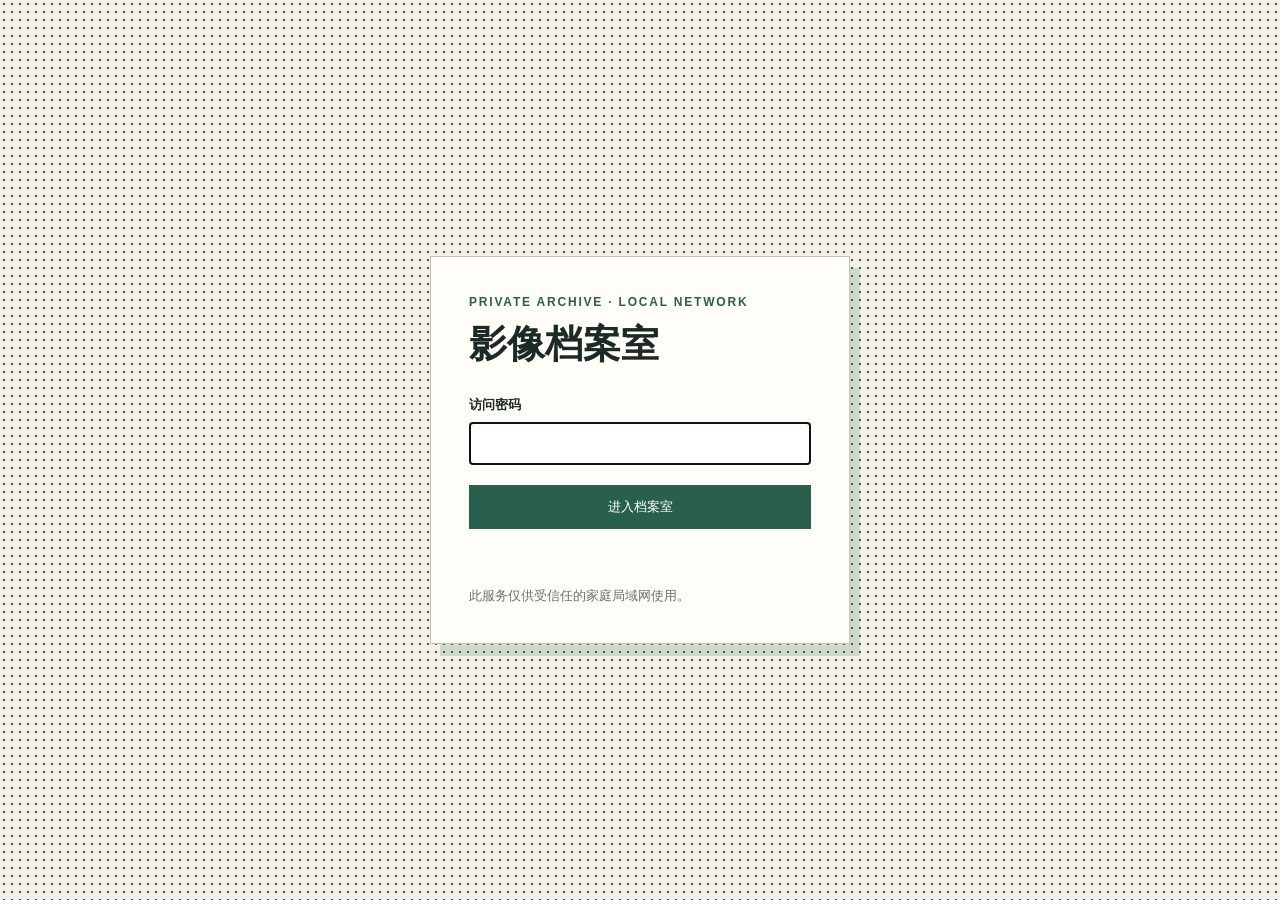
<file: app/web/login.html>
<!doctype html>
<html lang="zh-CN"><meta charset="utf-8"><meta name="viewport" content="width=device-width,initial-scale=1"><title>影像档案室 · 登录</title>
<style>:root{--ink:#1d2926;--moss:#28604d;--paper:#f5f1e8;--line:#c5c1b6}*{box-sizing:border-box}body{min-height:100vh;margin:0;display:grid;place-items:center;background:radial-gradient(#315047 .7px,transparent .8px),var(--paper);background-size:8px 8px;color:var(--ink);font:16px "Avenir Next","PingFang SC",sans-serif}.card{width:min(420px,calc(100vw - 40px));padding:38px;background:#fffdf7;border:1px solid var(--line);box-shadow:10px 12px 0 rgba(40,96,77,.18)}.eyebrow{color:var(--moss);font-size:12px;font-weight:800;letter-spacing:.15em}h1{margin:10px 0 26px;font:700 38px "Iowan Old Style","Songti SC",serif}label{display:grid;gap:8px;font-size:13px;font-weight:700}input{padding:13px;border:1px solid var(--line);font:inherit}button{width:100%;margin-top:20px;padding:13px;border:0;background:var(--moss);color:white;font:700 16px inherit;cursor:pointer}#error{min-height:22px;margin:12px 0 0;color:#bb3c25;font-size:13px}small{display:block;margin-top:24px;color:#68716c}</style>
<main class="card"><div class="eyebrow">PRIVATE ARCHIVE · LOCAL NETWORK</div><h1>影像档案室</h1><form id="login"><label>访问密码<input id="password" type="password" autocomplete="current-password" autofocus required></label><button>进入档案室</button><div id="error"></div></form><small>此服务仅供受信任的家庭局域网使用。</small></main>
<script>document.querySelector('#login').onsubmit=async e=>{e.preventDefault();const r=await fetch('/api/login',{method:'POST',headers:{'Content-Type':'application/json'},body:JSON.stringify({password:document.querySelector('#password').value})});if(r.ok)location.href='/';else document.querySelector('#error').textContent=(await r.json()).error||'登录失败'}</script>
</html>
</file>
